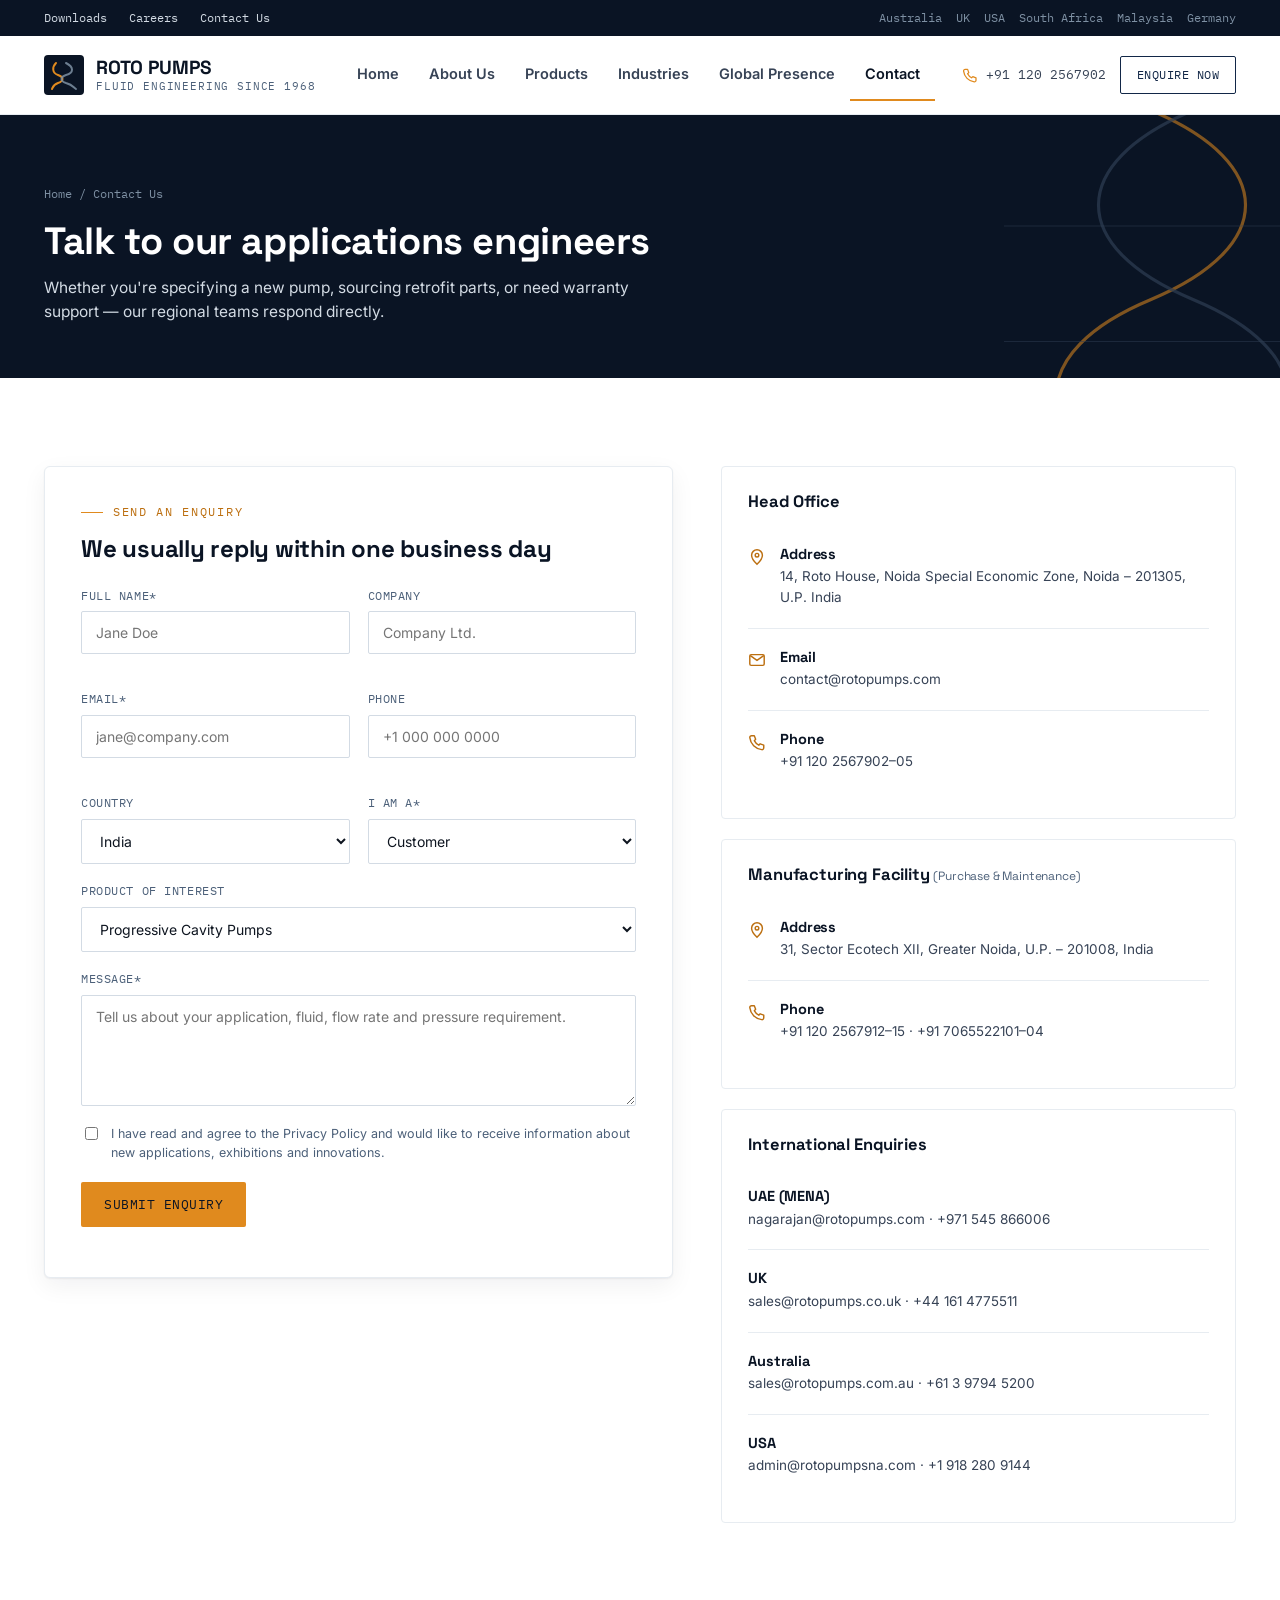
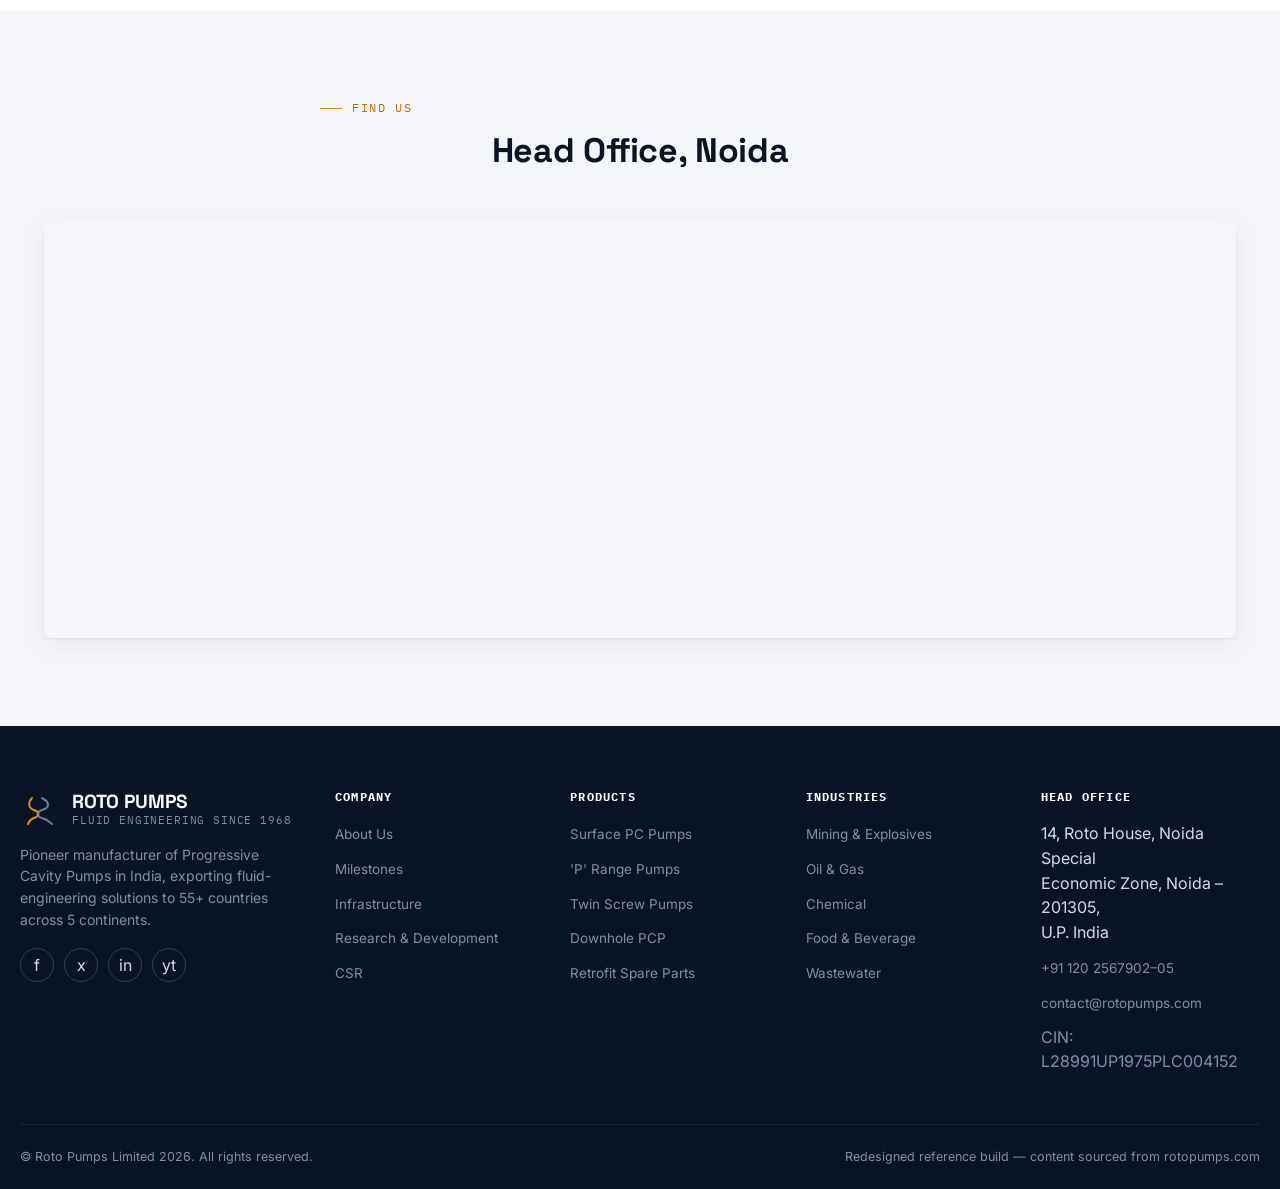
<file: contact.html>
<!DOCTYPE html>
<html lang="en">
<head>
<meta charset="UTF-8">
<meta name="viewport" content="width=device-width, initial-scale=1.0">
<title>Contact Us | Roto Pumps Ltd. Enquiries & Support</title>
<meta name="description" content="Get in touch with Roto Pumps Ltd. for product enquiries, technical support, sales assistance, and service requests across our global offices.">
<link rel="stylesheet" href="assets/styles.css">

</head>
<body>
<a class="skip-link" href="#main" style="position:absolute;left:-999px;top:0;background:#fff;padding:10px;z-index:100">Skip to content</a>
  <div class="topbar">
    <div class="container">
      <div class="topbar-links">
        <a href="contact.html">Downloads</a>
        <a href="contact.html">Careers</a>
        <a href="contact.html">Contact Us</a>
      </div>
      <div class="topbar-region">
        <a href="https://rotopumps.com.au/" target="_blank" rel="noopener">Australia</a>
        <a href="https://www.rotopumps.co.uk/" target="_blank" rel="noopener">UK</a>
        <a href="https://rotopumpsna.com/" target="_blank" rel="noopener">USA</a>
        <a href="https://www.rotopumps.co.za/" target="_blank" rel="noopener">South Africa</a>
        <a href="https://www.rotopumps.com.my/" target="_blank" rel="noopener">Malaysia</a>
        <a href="https://rotopump.de/" target="_blank" rel="noopener">Germany</a>
      </div>
    </div>
  </div>
  <header class="site-header">
    <div class="container nav-row">
      <a href="index.html" class="brand">
        <svg class="brand-mark" viewBox="0 0 40 40" fill="none" xmlns="http://www.w3.org/2000/svg">
  <rect width="40" height="40" rx="4" fill="#0A1424"/>
  <path d="M12 8 C 8 12, 8 18, 14 20 C 20 22, 20 26, 14 28 C 9 30, 9 32, 8 34" stroke="#E08A1E" stroke-width="2" stroke-linecap="round" fill="none"/>
  <path d="M22 8 C 30 12, 30 18, 22 20 C 16 22, 16 26, 22 28 C 29 30, 29 32, 32 34" stroke="#7E90A3" stroke-width="2" stroke-linecap="round" fill="none" opacity=".85"/>
</svg>
        <span class="brand-text">ROTO PUMPS<small>Fluid Engineering Since 1968</small></span>
      </a>
      <nav class="main-nav">
        <ul><li><a href="index.html">Home</a></li><li><a href="about.html">About Us</a></li><li><a href="products.html">Products</a></li><li><a href="industries.html">Industries</a></li><li><a href="global-presence.html">Global Presence</a></li><li class="active"><a href="contact.html">Contact</a></li></ul>
      </nav>
      <div class="header-cta">
        <div class="header-phone"><svg width="16" height="16" viewBox="0 0 20 20" stroke="currentColor" stroke-width="1.6" fill="none" stroke-linecap="round" stroke-linejoin="round"><path d="M4 3h3l1.5 4L7 8.5a11 11 0 0 0 5 5L13.5 12l4 1.5v3a2 2 0 0 1-2.2 2A15 15 0 0 1 2 5.2 2 2 0 0 1 4 3z"/></svg> +91 120 2567902</div>
        <a href="contact.html" class="btn btn-outline btn-sm">Enquire Now</a>
        <button class="nav-toggle" aria-label="Toggle menu"><span></span><span></span><span></span></button>
      </div>
    </div>
  </header>
<main id="main">

  <section class="page-hero">
    <svg class="hero-rotor " viewBox="0 0 400 640" fill="none" xmlns="http://www.w3.org/2000/svg" aria-hidden="true">
  <path d="M180 10 C 60 60, 60 140, 180 190 C 300 240, 300 320, 180 370 C 60 420, 60 500, 180 550 C 260 582, 300 600, 320 630"
        stroke="#E08A1E" stroke-width="3" stroke-linecap="round"/>
  <path d="M220 10 C 340 60, 340 140, 220 190 C 100 240, 100 320, 220 370 C 340 420, 340 500, 220 550 C 140 582, 100 600, 80 630"
        stroke="#4C6079" stroke-width="3" stroke-linecap="round" opacity=".7"/>
  <g opacity=".5" stroke="#4C6079" stroke-width="1">
    <line x1="40" y1="80" x2="360" y2="80"/>
    <line x1="40" y1="190" x2="360" y2="190"/>
    <line x1="40" y1="300" x2="360" y2="300"/>
    <line x1="40" y1="410" x2="360" y2="410"/>
    <line x1="40" y1="520" x2="360" y2="520"/>
  </g>
</svg>
    <div class="container">
      <div class="breadcrumb"><a href="index.html">Home</a> / Contact Us</div>
      <h1>Talk to our applications engineers</h1>
      <p>Whether you're specifying a new pump, sourcing retrofit parts, or need warranty support &mdash; our regional teams respond directly.</p>
    </div>
  </section>

  <section>
    <div class="container" style="display:grid;grid-template-columns:1.1fr .9fr;gap:48px;align-items:flex-start;">
      <div class="form-card reveal">
        <div class="eyebrow">Send an enquiry</div>
        <h2 style="font-size:24px;color:var(--navy-950);margin-bottom:24px;">We usually reply within one business day</h2>
        <form data-demo-form>
          <div class="form-grid">
            <div class="form-field"><label for="name">Full name*</label><input id="name" type="text" required placeholder="Jane Doe"></div>
            <div class="form-field"><label for="company">Company</label><input id="company" type="text" placeholder="Company Ltd."></div>
            <div class="form-field"><label for="email">Email*</label><input id="email" type="email" required placeholder="jane@company.com"></div>
            <div class="form-field"><label for="phone">Phone</label><input id="phone" type="tel" placeholder="+1 000 000 0000"></div>
            <div class="form-field"><label for="country">Country</label><select id="country"><option>India</option><option>United Kingdom</option><option>United States</option><option>Australia</option><option>South Africa</option><option>Germany</option><option>Malaysia</option><option>Other</option></select></div>
            <div class="form-field"><label for="type">I am a*</label><select id="type"><option>Customer</option><option>Distributor</option><option>Investor</option><option>Job seeker</option><option>Vendor</option></select></div>
          </div>
          <div class="form-field"><label for="product">Product of interest</label>
            <select id="product"><option>Progressive Cavity Pumps</option><option>Twin Screw Pumps</option><option>Retrofit Spare Parts</option><option>Wear Compensation Stator</option><option>Not sure yet</option></select>
          </div>
          <div class="form-field"><label for="message">Message*</label><textarea id="message" rows="5" required placeholder="Tell us about your application, fluid, flow rate and pressure requirement."></textarea></div>
          <div class="form-check">
            <input type="checkbox" id="consent" required style="margin-top:3px;">
            <label for="consent">I have read and agree to the Privacy Policy and would like to receive information about new applications, exhibitions and innovations.</label>
          </div>
          <button type="submit" class="btn btn-primary">Submit Enquiry</button>
          <p class="form-note" style="margin-top:14px;font-size:13px;color:var(--steel-600);"></p>
        </form>
      </div>

      <div class="reveal">
        <div class="office-card" style="margin-bottom:20px;">
          <h4 style="margin-bottom:14px;">Head Office</h4>
          <div class="contact-info-card"><svg width="18" height="18" viewBox="0 0 20 20" stroke="currentColor" stroke-width="1.6" fill="none"><path d="M10 2a6 6 0 0 0-6 6c0 4.5 6 10 6 10s6-5.5 6-10a6 6 0 0 0-6-6z"/><circle cx="10" cy="8" r="2"/></svg><div><h4>Address</h4><p>14, Roto House, Noida Special Economic Zone, Noida &ndash; 201305, U.P. India</p></div></div>
          <div class="contact-info-card"><svg width="18" height="18" viewBox="0 0 20 20" stroke="currentColor" stroke-width="1.6" fill="none" stroke-linecap="round" stroke-linejoin="round"><rect x="2" y="4" width="16" height="12" rx="1.5"/><path d="M3 5.5l7 5 7-5"/></svg><div><h4>Email</h4><p><a href="mailto:contact@rotopumps.com">contact@rotopumps.com</a></p></div></div>
          <div class="contact-info-card" style="border-bottom:none;"><svg width="18" height="18" viewBox="0 0 20 20" stroke="currentColor" stroke-width="1.6" fill="none" stroke-linecap="round" stroke-linejoin="round"><path d="M4 3h3l1.5 4L7 8.5a11 11 0 0 0 5 5L13.5 12l4 1.5v3a2 2 0 0 1-2.2 2A15 15 0 0 1 2 5.2 2 2 0 0 1 4 3z"/></svg><div><h4>Phone</h4><p>+91 120 2567902&ndash;05</p></div></div>
        </div>
        <div class="office-card" style="margin-bottom:20px;">
          <h4 style="margin-bottom:14px;">Manufacturing Facility <span style="font-weight:400;color:var(--steel-600);font-size:12px;">(Purchase &amp; Maintenance)</span></h4>
          <div class="contact-info-card"><svg width="18" height="18" viewBox="0 0 20 20" stroke="currentColor" stroke-width="1.6" fill="none"><path d="M10 2a6 6 0 0 0-6 6c0 4.5 6 10 6 10s6-5.5 6-10a6 6 0 0 0-6-6z"/><circle cx="10" cy="8" r="2"/></svg><div><h4>Address</h4><p>31, Sector Ecotech XII, Greater Noida, U.P. &ndash; 201008, India</p></div></div>
          <div class="contact-info-card" style="border-bottom:none;"><svg width="18" height="18" viewBox="0 0 20 20" stroke="currentColor" stroke-width="1.6" fill="none" stroke-linecap="round" stroke-linejoin="round"><path d="M4 3h3l1.5 4L7 8.5a11 11 0 0 0 5 5L13.5 12l4 1.5v3a2 2 0 0 1-2.2 2A15 15 0 0 1 2 5.2 2 2 0 0 1 4 3z"/></svg><div><h4>Phone</h4><p>+91 120 2567912&ndash;15 &middot; +91 7065522101&ndash;04</p></div></div>
        </div>
        <div class="office-card">
          <h4 style="margin-bottom:14px;">International Enquiries</h4>
          <div class="contact-info-card"><div><h4>UAE (MENA)</h4><p>nagarajan@rotopumps.com &middot; +971 545 866006</p></div></div>
          <div class="contact-info-card"><div><h4>UK</h4><p>sales@rotopumps.co.uk &middot; +44 161 4775511</p></div></div>
          <div class="contact-info-card"><div><h4>Australia</h4><p>sales@rotopumps.com.au &middot; +61 3 9794 5200</p></div></div>
          <div class="contact-info-card" style="border-bottom:none;"><div><h4>USA</h4><p>admin@rotopumpsna.com &middot; +1 918 280 9144</p></div></div>
        </div>
      </div>
    </div>
  </section>

  <section class="bg-paper">
    <div class="container reveal">
      <div class="section-head center">
        <div class="eyebrow">Find us</div>
        <h2>Head Office, Noida</h2>
      </div>
      <div style="border-radius:6px;overflow:hidden;box-shadow:var(--shadow-card);">
        <iframe src="https://www.google.com/maps/embed?pb=!1m14!1m8!1m3!1d7010.174506090296!2d77.398024!3d28.537097!3m2!1i1024!2i768!4f13.1!3m3!1m2!1s0x0%3A0xe5361417e476c6c1!2sRoto%20Pumps!5e0!3m2!1sen!2sin!4v1568011970247!5m2!1sen!2sin"
          width="100%" height="420" style="border:0;display:block;" loading="lazy" referrerpolicy="no-referrer-when-downgrade" title="Roto Pumps head office map"></iframe>
      </div>
    </div>
  </section>

</main>
<footer class="site-footer">
    <div class="container footer-top">
      <div class="footer-grid">
        <div class="footer-brand">
          <a href="index.html" class="brand" style="color:#fff">
            <svg class="brand-mark" viewBox="0 0 40 40" fill="none" xmlns="http://www.w3.org/2000/svg">
  <rect width="40" height="40" rx="4" fill="#0A1424"/>
  <path d="M12 8 C 8 12, 8 18, 14 20 C 20 22, 20 26, 14 28 C 9 30, 9 32, 8 34" stroke="#E08A1E" stroke-width="2" stroke-linecap="round" fill="none"/>
  <path d="M22 8 C 30 12, 30 18, 22 20 C 16 22, 16 26, 22 28 C 29 30, 29 32, 32 34" stroke="#7E90A3" stroke-width="2" stroke-linecap="round" fill="none" opacity=".85"/>
</svg>
            <span class="brand-text" style="color:#fff">ROTO PUMPS<small style="color:var(--steel-400)">Fluid Engineering Since 1968</small></span>
          </a>
          <p>Pioneer manufacturer of Progressive Cavity Pumps in India, exporting fluid-engineering solutions to 55+ countries across 5 continents.</p>
          <div class="footer-social">
            <a href="https://www.facebook.com/Rotopump/" target="_blank" rel="noopener" aria-label="Facebook">f</a>
            <a href="https://twitter.com/Rotopump" target="_blank" rel="noopener" aria-label="Twitter">x</a>
            <a href="https://www.linkedin.com/company/roto-pumps-ltd/" target="_blank" rel="noopener" aria-label="LinkedIn">in</a>
            <a href="https://www.youtube.com/channel/UCjhw0H3JHPSPkQSaCn3ztWA" target="_blank" rel="noopener" aria-label="YouTube">yt</a>
          </div>
        </div>
        <div class="footer-col">
          <h4>Company</h4>
          <ul>
            <li><a href="about.html">About Us</a></li>
            <li><a href="about.html#milestones">Milestones</a></li>
            <li><a href="about.html#infrastructure">Infrastructure</a></li>
            <li><a href="about.html#rnd">Research &amp; Development</a></li>
            <li><a href="about.html#csr">CSR</a></li>
          </ul>
        </div>
        <div class="footer-col">
          <h4>Products</h4>
          <ul>
            <li><a href="products.html#surface-pc">Surface PC Pumps</a></li>
            <li><a href="products.html#p-range">'P' Range Pumps</a></li>
            <li><a href="products.html#twin-screw">Twin Screw Pumps</a></li>
            <li><a href="products.html#downhole">Downhole PCP</a></li>
            <li><a href="products.html#retrofit">Retrofit Spare Parts</a></li>
          </ul>
        </div>
        <div class="footer-col">
          <h4>Industries</h4>
          <ul>
            <li><a href="industries.html#mining">Mining &amp; Explosives</a></li>
            <li><a href="industries.html#oilgas">Oil &amp; Gas</a></li>
            <li><a href="industries.html#chemical">Chemical</a></li>
            <li><a href="industries.html#food">Food &amp; Beverage</a></li>
            <li><a href="industries.html#wastewater">Wastewater</a></li>
          </ul>
        </div>
        <div class="footer-col">
          <h4>Head Office</h4>
          <ul>
            <li>14, Roto House, Noida Special<br>Economic Zone, Noida &ndash; 201305,<br>U.P. India</li>
            <li><a href="tel:+911202567902">+91 120 2567902&ndash;05</a></li>
            <li><a href="mailto:contact@rotopumps.com">contact@rotopumps.com</a></li>
            <li style="color:var(--steel-400)">CIN: L28991UP1975PLC004152</li>
          </ul>
        </div>
      </div>
    </div>
    <div class="container footer-bottom">
      <span>&copy; Roto Pumps Limited 2026. All rights reserved.</span>
      <span>Redesigned reference build &mdash; content sourced from <a href="https://rotopumps.com" target="_blank" rel="noopener">rotopumps.com</a></span>
    </div>
  </footer>
  <script src="assets/script.js"></script>
</body>
</html>
</file>
<file: assets/styles.css>
/* =========================================================
   ROTO PUMPS — Shared stylesheet
   Design language: "Machined precision" — deep instrument-panel
   navy, brushed-steel greys, a hot machined-brass amber accent,
   and a recurring helical rotor line motif (the actual geometry
   of a progressive cavity pump rotor) used as the page's signature.
   ========================================================= */

@import url('https://fonts.googleapis.com/css2?family=Space+Grotesk:wght@500;600;700&family=Inter:wght@400;500;600;700&family=IBM+Plex+Mono:wght@400;500;600&display=swap');

:root{
  /* --- Color tokens --- */
  --navy-950:#0A1424;
  --navy-900:#0D1B30;
  --navy-800:#122747;
  --navy-700:#1A3660;
  --steel-600:#4C6079;
  --steel-400:#7E90A3;
  --steel-200:#D3DBE4;
  --steel-100:#E7ECF1;
  --paper-0:#FFFFFF;
  --paper-50:#F4F6F9;
  --ink-900:#0E1520;
  --ink-700:#374356;
  --amber-500:#E08A1E;
  --amber-600:#BC6F10;
  --amber-100:#FCEBD2;
  --green-ok:#2E7D5B;

  /* --- Type --- */
  --f-display:'Space Grotesk', 'Inter', sans-serif;
  --f-body:'Inter', sans-serif;
  --f-mono:'IBM Plex Mono', monospace;

  --radius-s:2px;
  --radius-m:4px;
  --shadow-card: 0 1px 2px rgba(10,20,36,.06), 0 8px 24px rgba(10,20,36,.06);
  --shadow-lift: 0 20px 48px rgba(10,20,36,.16);
}

*,*::before,*::after{box-sizing:border-box;}
html{scroll-behavior:smooth;}
body{
  margin:0;
  font-family:var(--f-body);
  color:var(--ink-900);
  background:var(--paper-0);
  -webkit-font-smoothing:antialiased;
  line-height:1.55;
}
img{max-width:100%;display:block;}
a{color:inherit;text-decoration:none;}
ul{margin:0;padding:0;list-style:none;}
h1,h2,h3,h4{font-family:var(--f-display);margin:0;line-height:1.12;font-weight:700;letter-spacing:-0.01em;}
p{margin:0;}
button{font-family:inherit;}

:focus-visible{outline:2px solid var(--amber-500);outline-offset:3px;}

.container{
  width:100%;
  max-width:1240px;
  margin:0 auto;
  padding:0 24px;
}

/* ---------- Eyebrow / labels ---------- */
.eyebrow{
  font-family:var(--f-mono);
  font-size:12px;
  letter-spacing:.14em;
  text-transform:uppercase;
  color:var(--amber-600);
  display:flex;
  align-items:center;
  gap:10px;
  margin-bottom:14px;
}
.eyebrow::before{
  content:'';
  width:22px;height:1px;background:var(--amber-500);display:inline-block;
}
.eyebrow.on-dark{color:var(--amber-500);}

/* ---------- Buttons ---------- */
.btn{
  display:inline-flex;
  align-items:center;
  gap:8px;
  font-family:var(--f-mono);
  font-size:13px;
  letter-spacing:.04em;
  text-transform:uppercase;
  padding:13px 22px;
  border-radius:var(--radius-s);
  border:1px solid transparent;
  cursor:pointer;
  transition:all .18s ease;
  white-space:nowrap;
}
.btn-primary{background:var(--amber-500);color:var(--navy-950);}
.btn-primary:hover{background:var(--amber-600);transform:translateY(-1px);}
.btn-ghost{border-color:rgba(255,255,255,.35);color:#fff;}
.btn-ghost:hover{border-color:#fff;background:rgba(255,255,255,.08);}
.btn-outline{border-color:var(--navy-800);color:var(--navy-800);}
.btn-outline:hover{background:var(--navy-800);color:#fff;}
.btn-sm{padding:9px 16px;font-size:11.5px;}

/* =========================================================
   HEADER
   ========================================================= */
.topbar{
  background:var(--navy-950);
  color:var(--steel-200);
  font-family:var(--f-mono);
  font-size:12px;
}
.topbar .container{
  display:flex;
  align-items:center;
  justify-content:space-between;
  height:36px;
}
.topbar-links{display:flex;gap:22px;}
.topbar-links a:hover{color:var(--amber-500);}
.topbar-region{display:flex;gap:14px;color:var(--steel-400);}
.topbar-region a:hover{color:#fff;}

header.site-header{
  position:sticky;top:0;z-index:60;
  background:var(--paper-0);
  border-bottom:1px solid var(--steel-100);
}
.nav-row{
  display:flex;align-items:center;justify-content:space-between;
  height:78px;
  gap:24px;
}
.brand{display:flex;align-items:center;gap:12px;}
.brand-mark{width:40px;height:40px;flex:none;}
.brand-text{font-family:var(--f-display);font-weight:700;font-size:19px;color:var(--navy-950);line-height:1.1;}
.brand-text small{display:block;font-family:var(--f-mono);font-weight:400;font-size:10.5px;letter-spacing:.08em;color:var(--steel-600);text-transform:uppercase;margin-top:2px;}

nav.main-nav{display:flex;align-items:center;gap:2px;}
nav.main-nav > ul{display:flex;align-items:center;}
nav.main-nav > ul > li{position:relative;}
nav.main-nav > ul > li > a{
  display:block;padding:14px 15px;
  font-size:14.5px;font-weight:600;color:var(--ink-700);
  border-bottom:2px solid transparent;
}
nav.main-nav > ul > li > a:hover,
nav.main-nav > ul > li.active > a{color:var(--navy-950);border-bottom-color:var(--amber-500);}

.header-cta{display:flex;align-items:center;gap:14px;}
.header-phone{font-family:var(--f-mono);font-size:13px;color:var(--ink-700);display:flex;align-items:center;gap:8px;}
.header-phone svg{color:var(--amber-500);flex:none;}

.nav-toggle{display:none;background:none;border:none;cursor:pointer;padding:6px;}
.nav-toggle span{display:block;width:24px;height:2px;background:var(--navy-950);margin:5px 0;}

/* =========================================================
   FOOTER
   ========================================================= */
footer.site-footer{background:var(--navy-950);color:var(--steel-200);}
.footer-top{padding:64px 0 40px;border-bottom:1px solid rgba(255,255,255,.08);}
.footer-grid{display:grid;grid-template-columns:1.4fr 1fr 1fr 1fr 1.1fr;gap:36px;}
.footer-brand p{color:var(--steel-400);font-size:14px;margin-top:14px;max-width:280px;}
.footer-col h4{font-family:var(--f-mono);font-size:12px;letter-spacing:.1em;text-transform:uppercase;color:#fff;margin-bottom:18px;}
.footer-col ul li{margin-bottom:10px;}
.footer-col a{font-size:13.5px;color:var(--steel-400);}
.footer-col a:hover{color:var(--amber-500);}
.footer-social{display:flex;gap:10px;margin-top:18px;}
.footer-social a{width:34px;height:34px;border:1px solid rgba(255,255,255,.18);border-radius:50%;display:flex;align-items:center;justify-content:center;}
.footer-social a:hover{border-color:var(--amber-500);color:var(--amber-500);}
.footer-bottom{padding:22px 0;display:flex;justify-content:space-between;align-items:center;font-size:12.5px;color:var(--steel-400);}
.footer-bottom a:hover{color:#fff;}

/* =========================================================
   HERO (rotor motif)
   ========================================================= */
.hero{
  position:relative;
  background:var(--navy-950);
  color:#fff;
  overflow:hidden;
  padding:96px 0 0;
}
.hero-rotor{
  position:absolute;
  right:-8%;
  top:50%;
  transform:translateY(-50%);
  width:640px;
  max-width:60vw;
  opacity:.9;
  pointer-events:none;
}
.hero-grid{
  position:relative;
  z-index:2;
  display:grid;
  grid-template-columns:1.15fr .85fr;
  gap:40px;
  align-items:center;
  padding-bottom:64px;
}
.hero h1{font-size:52px;color:#fff;max-width:640px;}
.hero h1 em{font-style:normal;color:var(--amber-500);}
.hero p.lead{font-size:17px;color:var(--steel-200);max-width:520px;margin-top:22px;}
.hero-actions{display:flex;gap:14px;margin-top:34px;}

.spec-bar{
  position:relative;z-index:2;
  border-top:1px solid rgba(255,255,255,.12);
  background:rgba(255,255,255,.03);
}
.spec-bar .container{
  display:grid;grid-template-columns:repeat(3,1fr);
}
.spec-item{
  padding:26px 24px;
  border-right:1px solid rgba(255,255,255,.1);
}
.spec-item:last-child{border-right:none;}
.spec-num{font-family:var(--f-mono);font-size:34px;font-weight:600;color:var(--amber-500);}
.spec-label{font-family:var(--f-mono);font-size:12px;color:var(--steel-400);letter-spacing:.04em;margin-top:6px;text-transform:uppercase;}

/* generic page hero (inner pages) */
.page-hero{
  position:relative;
  background:var(--navy-950);
  color:#fff;
  padding:70px 0 54px;
  overflow:hidden;
}
.page-hero .hero-rotor{width:420px;opacity:.55;}
.page-hero h1{font-size:38px;color:#fff;position:relative;z-index:2;}
.page-hero p{color:var(--steel-200);max-width:600px;margin-top:14px;font-size:15.5px;position:relative;z-index:2;}
.breadcrumb{font-family:var(--f-mono);font-size:12px;color:var(--steel-400);position:relative;z-index:2;margin-bottom:16px;}
.breadcrumb a:hover{color:var(--amber-500);}

/* =========================================================
   SECTIONS
   ========================================================= */
section{padding:88px 0;}
section.tight{padding:56px 0;}
.section-head{max-width:640px;margin-bottom:48px;}
.section-head.center{margin-left:auto;margin-right:auto;text-align:center;}
.section-head h2{font-size:34px;color:var(--navy-950);}
.section-head p{margin-top:14px;color:var(--ink-700);font-size:15.5px;}

.bg-paper{background:var(--paper-50);}
.bg-navy{background:var(--navy-950);color:#fff;}
.bg-navy .section-head h2{color:#fff;}
.bg-navy .section-head p{color:var(--steel-200);}

/* divider rule with rotor tick */
.rule-divider{display:flex;align-items:center;gap:14px;margin:0 0 40px;}
.rule-divider .line{flex:1;height:1px;background:var(--steel-200);}
.bg-navy .rule-divider .line{background:rgba(255,255,255,.15);}

/* ---------- About intro / two col ---------- */
.split{display:grid;grid-template-columns:1fr 1fr;gap:56px;align-items:center;}
.split img{border-radius:var(--radius-m);}
.stat-row{display:flex;gap:36px;margin-top:30px;flex-wrap:wrap;}
.stat-row .stat b{display:block;font-family:var(--f-mono);font-size:30px;color:var(--navy-950);}
.stat-row .stat span{font-size:12.5px;color:var(--steel-600);text-transform:uppercase;letter-spacing:.05em;font-family:var(--f-mono);}

/* ---------- Product grid ---------- */
.grid-4{display:grid;grid-template-columns:repeat(4,1fr);gap:20px;}
.grid-3{display:grid;grid-template-columns:repeat(3,1fr);gap:24px;}
.grid-2{display:grid;grid-template-columns:repeat(2,1fr);gap:24px;}

.product-card{
  background:#fff;
  border:1px solid var(--steel-100);
  border-radius:var(--radius-m);
  overflow:hidden;
  transition:box-shadow .2s ease, transform .2s ease, border-color .2s ease;
  display:flex;flex-direction:column;
}
.product-card:hover{box-shadow:var(--shadow-lift);transform:translateY(-3px);border-color:var(--steel-200);}
.product-card .thumb{aspect-ratio:4/3;background:var(--paper-50);overflow:hidden;position:relative;}
.product-card .thumb img{width:100%;height:100%;object-fit:cover;transition:transform .4s ease;}
.product-card:hover .thumb img{transform:scale(1.06);}
.product-card .body{padding:18px 20px 22px;flex:1;display:flex;flex-direction:column;}
.product-card .tag{font-family:var(--f-mono);font-size:10.5px;color:var(--amber-600);text-transform:uppercase;letter-spacing:.06em;}
.product-card h3{font-size:16.5px;margin-top:8px;color:var(--navy-950);}
.product-card .more{margin-top:auto;padding-top:14px;font-family:var(--f-mono);font-size:12px;color:var(--navy-800);display:flex;align-items:center;gap:6px;}
.product-card:hover .more{color:var(--amber-600);}

/* ---------- Spotlight rows (KWIK / Cake / P-Range) ---------- */
.spotlight{
  display:grid;grid-template-columns:.9fr 1.1fr;gap:56px;align-items:center;
  padding:56px 0;border-top:1px solid var(--steel-100);
}
.spotlight:first-of-type{border-top:none;}
.spotlight .media{position:relative;border-radius:var(--radius-m);overflow:hidden;background:var(--paper-50);}
.spotlight .media img{width:100%;}
.spotlight .specs{display:flex;gap:28px;margin:22px 0 26px;flex-wrap:wrap;}
.spotlight .specs div b{display:block;font-family:var(--f-mono);font-size:20px;color:var(--navy-950);}
.spotlight .specs div span{font-size:11.5px;font-family:var(--f-mono);color:var(--steel-600);text-transform:uppercase;}
.spotlight h3{font-size:27px;color:var(--navy-950);margin-bottom:14px;}
.spotlight p{color:var(--ink-700);font-size:15px;}
.spotlight.reverse{grid-template-columns:1.1fr .9fr;}
.spotlight.reverse .media{order:2;}
.spotlight.reverse .content{order:1;}

/* ---------- Industry cards ---------- */
.industry-card{
  position:relative;border-radius:var(--radius-m);overflow:hidden;aspect-ratio:4/3.1;
  display:flex;align-items:flex-end;
}
.industry-card img{position:absolute;inset:0;width:100%;height:100%;object-fit:cover;transition:transform .5s ease;}
.industry-card::after{
  content:'';position:absolute;inset:0;
  background:linear-gradient(180deg, rgba(10,20,36,0) 30%, rgba(10,20,36,.86) 100%);
}
.industry-card:hover img{transform:scale(1.08);}
.industry-card .label{position:relative;z-index:2;padding:20px;color:#fff;width:100%;}
.industry-card .label span{font-family:var(--f-mono);font-size:11px;color:var(--amber-500);text-transform:uppercase;letter-spacing:.06em;}
.industry-card .label h4{font-size:17px;margin-top:4px;}

/* ---------- CTA banner ---------- */
.cta-banner{
  background:linear-gradient(120deg, var(--navy-900), var(--navy-950));
  color:#fff;border-radius:6px;padding:56px;
  display:flex;align-items:center;justify-content:space-between;gap:30px;
  position:relative;overflow:hidden;
}
.cta-banner h3{font-size:28px;max-width:520px;}
.cta-banner .hero-rotor{width:280px;opacity:.35;right:-40px;}

/* ---------- Global presence map ---------- */
.office-card{background:#fff;border:1px solid var(--steel-100);border-radius:var(--radius-m);padding:26px;}
.office-card h4{font-size:16.5px;color:var(--navy-950);margin-bottom:12px;}
.office-card .row{display:flex;gap:10px;font-size:13.5px;color:var(--ink-700);margin-bottom:8px;}
.office-card .row svg{flex:none;margin-top:2px;color:var(--amber-600);}
.office-flag{width:28px;height:20px;object-fit:cover;border-radius:2px;margin-right:8px;}

/* ---------- Milestones timeline ---------- */
.timeline{position:relative;padding-left:28px;}
.timeline::before{content:'';position:absolute;left:6px;top:6px;bottom:6px;width:1px;background:var(--steel-200);}
.timeline-item{position:relative;padding-bottom:34px;}
.timeline-item::before{
  content:'';position:absolute;left:-28px;top:4px;width:13px;height:13px;border-radius:50%;
  background:var(--paper-0);border:2px solid var(--amber-500);
}
.timeline-item .yr{font-family:var(--f-mono);color:var(--amber-600);font-size:14px;font-weight:600;}
.timeline-item h4{font-size:16px;margin:6px 0 4px;color:var(--navy-950);}
.timeline-item p{font-size:13.5px;color:var(--ink-700);}

/* ---------- Awards list ---------- */
.award-list li{
  display:flex;gap:12px;padding:13px 0;border-bottom:1px solid var(--steel-100);font-size:14px;color:var(--ink-700);
}
.award-list li svg{flex:none;color:var(--amber-500);margin-top:3px;}

/* ---------- Forms ---------- */
.form-card{background:#fff;border:1px solid var(--steel-100);border-radius:6px;padding:36px;box-shadow:var(--shadow-card);}
.form-grid{display:grid;grid-template-columns:1fr 1fr;gap:18px;}
.form-field{display:flex;flex-direction:column;gap:7px;margin-bottom:18px;}
.form-field label{font-family:var(--f-mono);font-size:11.5px;text-transform:uppercase;letter-spacing:.05em;color:var(--steel-600);}
.form-field input,.form-field select,.form-field textarea{
  border:1px solid var(--steel-200);border-radius:var(--radius-s);padding:12px 14px;font-family:var(--f-body);font-size:14px;color:var(--ink-900);background:#fff;
}
.form-field input:focus,.form-field select:focus,.form-field textarea:focus{border-color:var(--amber-500);outline:none;}
.form-check{display:flex;gap:10px;align-items:flex-start;font-size:12.5px;color:var(--steel-600);margin-bottom:20px;}

/* ---------- Contact info cards ---------- */
.contact-info-card{display:flex;gap:14px;padding:20px 0;border-bottom:1px solid var(--steel-100);}
.contact-info-card svg{color:var(--amber-600);flex:none;margin-top:2px;}
.contact-info-card h4{font-size:14.5px;margin-bottom:4px;}
.contact-info-card p{font-size:13.5px;color:var(--ink-700);}

/* ---------- Reveal animation ---------- */
.reveal{opacity:0;transform:translateY(18px);transition:opacity .6s ease, transform .6s ease;}
.reveal.in{opacity:1;transform:translateY(0);}

@media (prefers-reduced-motion: reduce){
  .reveal{opacity:1;transform:none;transition:none;}
  html{scroll-behavior:auto;}
}

/* =========================================================
   RESPONSIVE
   ========================================================= */
@media (max-width: 1080px){
  .footer-grid{grid-template-columns:1fr 1fr;}
  .grid-4{grid-template-columns:repeat(2,1fr);}
  .grid-3{grid-template-columns:repeat(2,1fr);}
  .hero-grid{grid-template-columns:1fr;}
  .hero-rotor{position:static;transform:none;width:100%;max-width:420px;margin:30px auto 0;opacity:1;}
  .spec-bar .container{grid-template-columns:1fr 1fr;}
  .spec-item:nth-child(2){border-right:none;}
  .spotlight,.spotlight.reverse{grid-template-columns:1fr;}
  .spotlight.reverse .media,.spotlight.reverse .content{order:0;}
  .split{grid-template-columns:1fr;}
}

@media (max-width: 860px){
  .topbar{display:none;}
  nav.main-nav{
    position:fixed;inset:78px 0 0 0;background:#fff;
    display:none;flex-direction:column;align-items:stretch;
    padding:10px 24px 40px;overflow-y:auto;z-index:59;
  }
  nav.main-nav.open{display:flex;}
  nav.main-nav > ul{flex-direction:column;align-items:stretch;}
  nav.main-nav > ul > li > a{padding:16px 4px;border-bottom:1px solid var(--steel-100);}
  .header-phone{display:none;}
  .nav-toggle{display:block;}
  .hero h1{font-size:36px;}
  .footer-grid{grid-template-columns:1fr;gap:32px;}
  .form-grid{grid-template-columns:1fr;}
  .cta-banner{flex-direction:column;text-align:center;padding:40px 24px;}
  .grid-4,.grid-3,.grid-2{grid-template-columns:1fr 1fr;}
  section{padding:56px 0;}
}

@media (max-width: 560px){
  .grid-4,.grid-3,.grid-2{grid-template-columns:1fr;}
  .hero h1{font-size:29px;}
  .spec-bar .container{grid-template-columns:1fr;}
  .spec-item{border-right:none;border-bottom:1px solid rgba(255,255,255,.1);}
}
</file>
